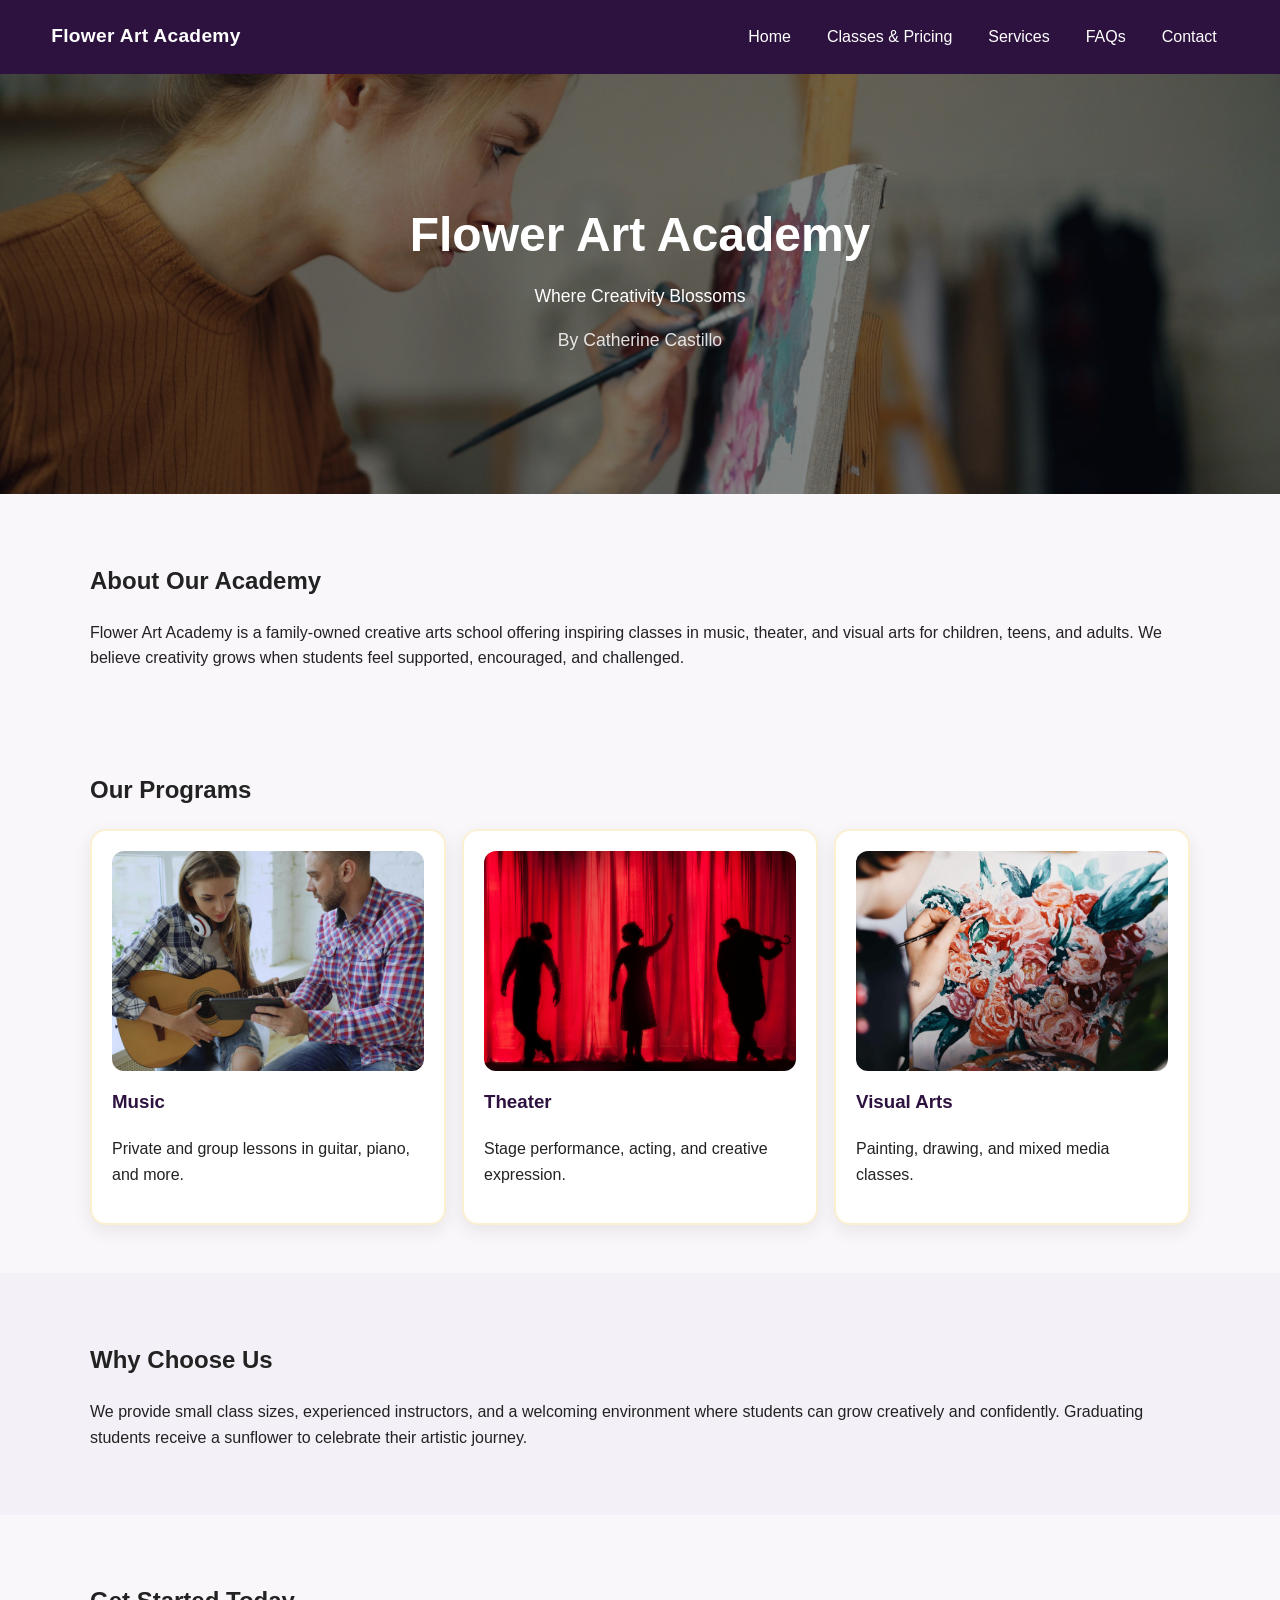
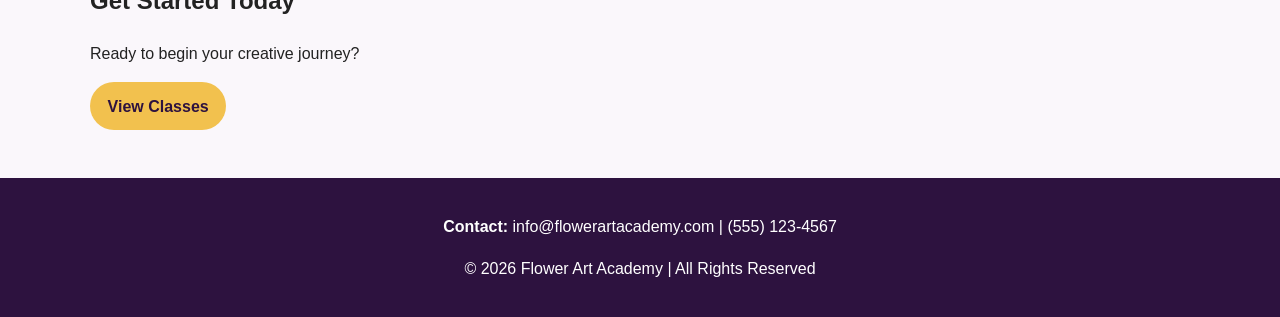
<file: index.html>
<!DOCTYPE html>
<html lang="en">
<head>
  <meta charset="UTF-8">
  <meta name="viewport" content="width=device-width, initial-scale=1.0">
  <title>Flower Art Academy | Home</title>
  <link href="stylesheets/styles.css" rel="stylesheet">
</head>

<body>
<header class="site-header">
  <a class="brand-link" href="index.html">Flower Art Academy</a>

  <nav class="site-nav" aria-label="Main navigation">
    <ul class="nav-list">
      <li><a class="nav-link" href="index.html">Home</a></li>
      <li><a class="nav-link" href="classes.html">Classes &amp; Pricing</a></li>
      <li><a class="nav-link" href="services.html">Services</a></li>
      <li><a class="nav-link" href="faq.html">FAQs</a></li>
      <li><a class="nav-link" href="contact.html">Contact</a></li>
    </ul>
  </nav>
</header>

  <main>
    <section class="hero">
      <div class="hero-text">
        <h1>Flower Art Academy</h1>
        <p>Where Creativity Blossoms</p>
        <p class="byline">By Catherine Castillo</p>
      </div>
    </section>

<section class="about section">
  <div class="container">
    <h2>About Our Academy</h2>
    <p>
      Flower Art Academy is a family-owned creative arts school offering inspiring classes in music, theater, and visual arts for children, teens, and adults.
      We believe creativity grows when students feel supported, encouraged, and challenged.
    </p>
  </div>
</section>

<section class="programs section">
  <div class="container">
    <h2>Our Programs</h2>

<div class="card-grid">
  <article class="card">
    <img src="images/music-guitar-lesson.jpg" alt="Student learning guitar">
    <h3>Music</h3>
    <p>Private and group lessons in guitar, piano, and more.</p>
  </article>

  <article class="card">
    <img src="images/theater-silhouette.jpg" alt="Silhouette of actors performing on stage">
    <h3>Theater</h3>
    <p>Stage performance, acting, and creative expression.</p>
  </article>

  <article class="card">
    <img src="images/art-floral-painting.jpg" alt="Student painting a colorful floral artwork on canvas">
    <h3>Visual Arts</h3>
    <p>Painting, drawing, and mixed media classes.</p>
  </article>
</div>
</div>
</section>

<section class="why section">
  <div class="container">
    <h2>Why Choose Us</h2>
    <p>
     We provide small class sizes, experienced instructors, and a welcoming environment where students can grow creatively and confidently. 
     Graduating students receive a sunflower to celebrate their artistic journey.
    </p>
  </div>
</section>

<section class="section cta">
  <div class="container">
    <h2>Get Started Today</h2>
    <p>Ready to begin your creative journey?</p>
    <a href="classes.html" class="btn">View Classes</a>
  </div>
</section>
  </main>

<footer class="site-footer">
  <div class="container">
    <p><strong>Contact:</strong> info@flowerartacademy.com | (555) 123-4567</p>
    <p>&copy; 2026 Flower Art Academy | All Rights Reserved</p>
  </div>
</footer>

</body>
</html>
</file>
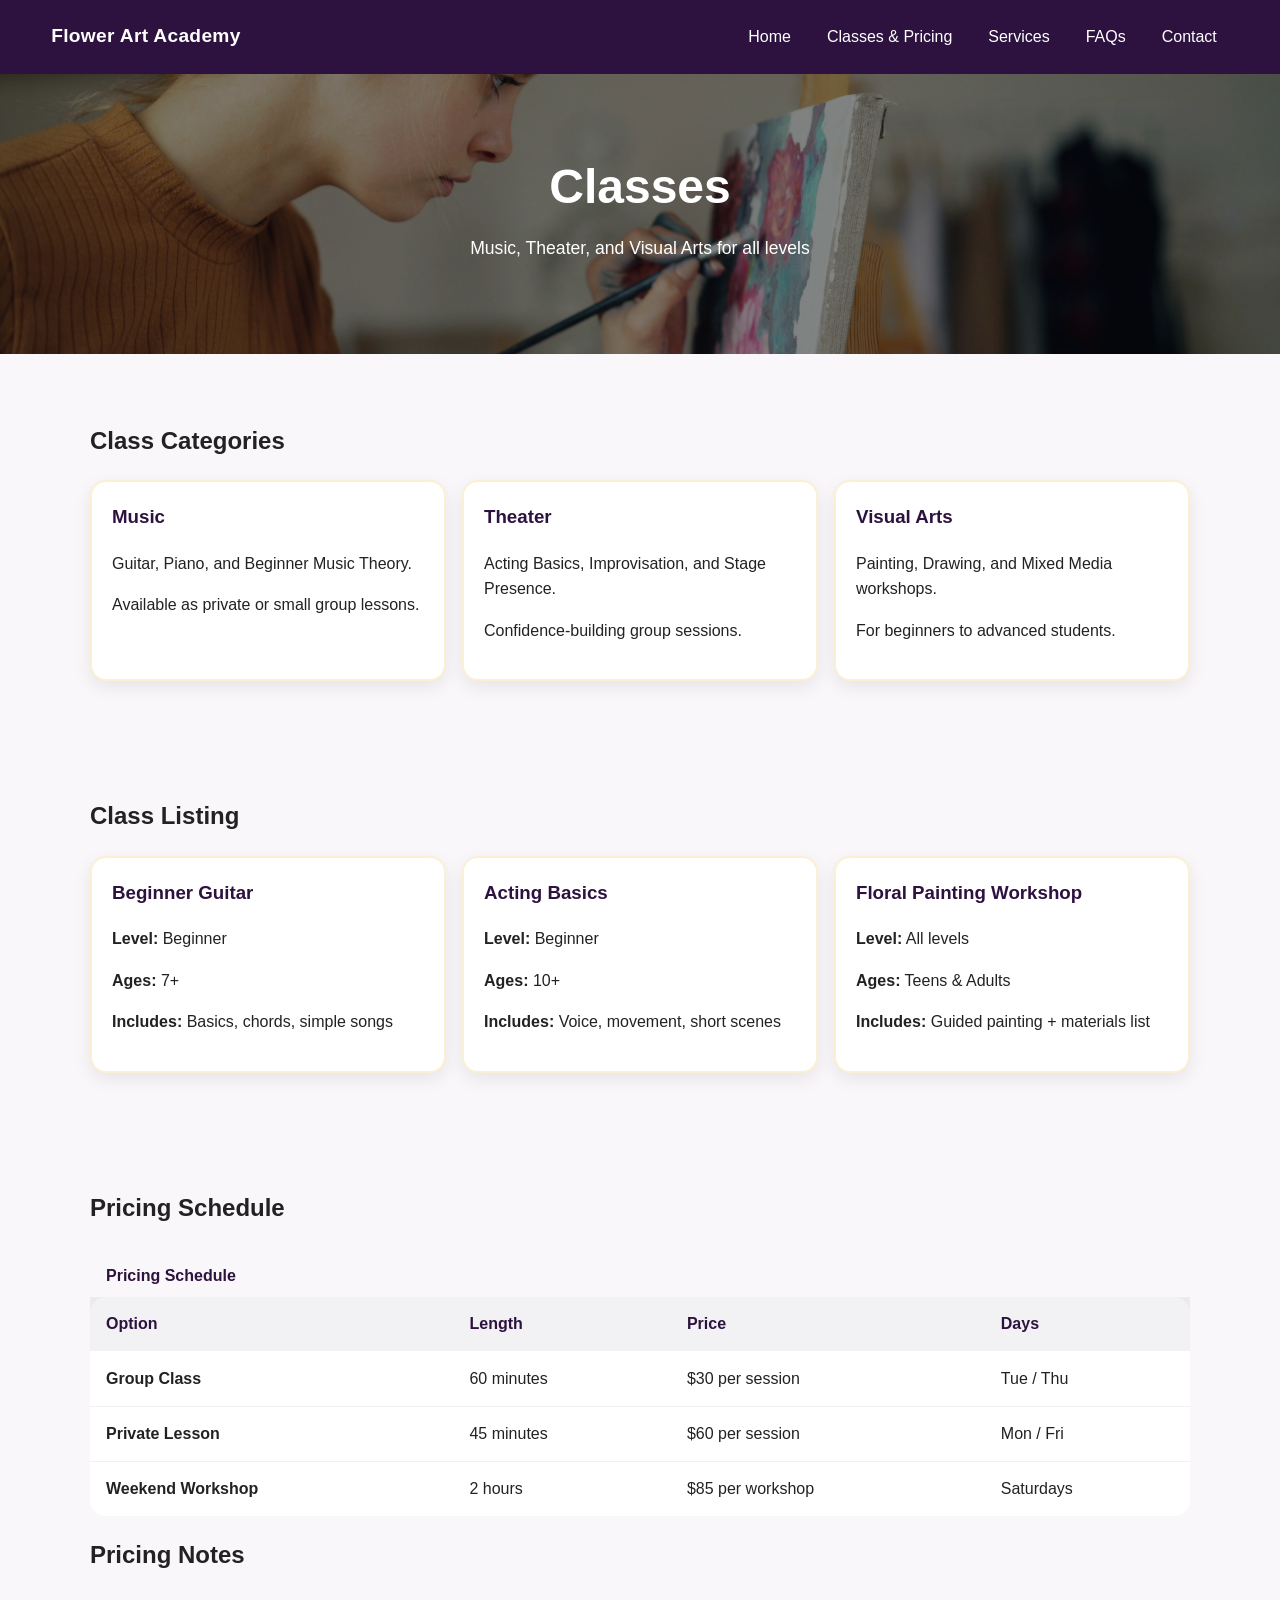
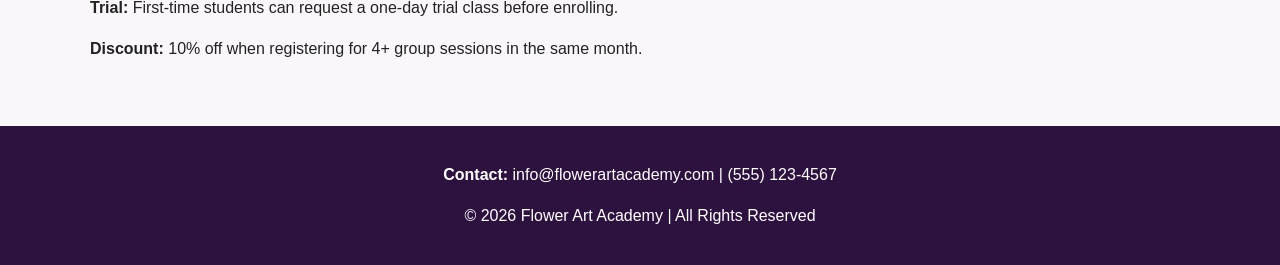
<file: classes.html>
<!DOCTYPE html>
<html lang="en">
<head>
  <meta charset="UTF-8" />
  <meta name="viewport" content="width=device-width, initial-scale=1.0" />
  <title>Flower Art Academy | Classes</title>
  <link href="stylesheets/styles.css" rel="stylesheet" />
</head>

<body>
  <header class="site-header">
    <a class="brand-link" href="index.html">Flower Art Academy</a>

<nav class="site-nav" aria-label="Main navigation">
  <ul class="nav-list">
    <li><a class="nav-link" href="index.html">Home</a></li>
    <li><a class="nav-link" href="classes.html">Classes &amp; Pricing</a></li>
    <li><a class="nav-link" href="services.html">Services</a></li>
    <li><a class="nav-link" href="faq.html">FAQs</a></li>
    <li><a class="nav-link" href="contact.html">Contact</a></li>
  </ul>
</nav>
  </header>

  <main>
    <section class="hero hero-small hero-classes">
      <div class="hero-text">
        <h1>Classes</h1>
        <p>Music, Theater, and Visual Arts for all levels</p>
      </div>
    </section>

    <section class="section">
      <div class="container">
        <h2>Class Categories</h2>

      <div class="card-grid">
         <article class="card">
            <h3>Music</h3>
            <p>Guitar, Piano, and Beginner Music Theory.</p>
            <p>Available as private or small group lessons.</p>
          </article>

          <article class="card">
            <h3>Theater</h3>
            <p>Acting Basics, Improvisation, and Stage Presence.</p>
            <p>Confidence-building group sessions.</p>
          </article>

          <article class="card">
            <h3>Visual Arts</h3>
            <p>Painting, Drawing, and Mixed Media workshops.</p>
            <p>For beginners to advanced students.</p>
          </article>
        </div>
      </div>
    </section>

  <section class="section">
    <div class="container">
        <h2>Class Listing</h2>

      <div class="card-grid">
          <article class="card">
            <h3>Beginner Guitar</h3>
            <p><strong>Level:</strong> Beginner</p>
            <p><strong>Ages:</strong> 7+</p>
            <p><strong>Includes:</strong> Basics, chords, simple songs</p>
          </article>

          <article class="card">
            <h3>Acting Basics</h3>
            <p><strong>Level:</strong> Beginner</p>
            <p><strong>Ages:</strong> 10+</p>
            <p><strong>Includes:</strong> Voice, movement, short scenes</p>
          </article>

          <article class="card">
            <h3>Floral Painting Workshop</h3>
            <p><strong>Level:</strong> All levels</p>
            <p><strong>Ages:</strong> Teens &amp; Adults</p>
            <p><strong>Includes:</strong> Guided painting + materials list</p>
          </article>
        </div>
      </div>
    </section>
    <section class="section">
      <div class="container">
        <h2>Pricing Schedule</h2>

    <div class="table-wrap">
          <table class="pricing-table">
            <caption>Pricing Schedule</caption>
            <thead>
              <tr>
               <th scope="col">Option</th>
               <th scope="col">Length</th>
               <th scope="col">Price</th>
               <th scope="col">Days</th>
              </tr>
            </thead>
            <tbody>
              <tr>
                <th scope="row">Group Class</th>
                <td>60 minutes</td>
                <td>$30 per session</td>
                <td>Tue / Thu</td>
              </tr>
              <tr>
               <th scope="row">Private Lesson</th>
               <td>45 minutes</td>
               <td>$60 per session</td>
               <td>Mon / Fri</td>
              </tr>
              <tr>
                <th scope="row">Weekend Workshop</th>
                <td>2 hours</td>
                <td>$85 per workshop</td>
                <td>Saturdays</td>
              </tr>
            </tbody>
          </table>
      </div>

  <h2>Pricing Notes</h2>
   <p><strong>Trial:</strong> First-time students can request a one-day trial class before enrolling.</p>
   <p><strong>Discount:</strong> 10% off when registering for 4+ group sessions in the same month.</p>
      </div>
    </section>
  </main>

  <footer class="site-footer">
    <div class="container">
      <p><strong>Contact:</strong> info@flowerartacademy.com | (555) 123-4567</p>
      <p>&copy; 2026 Flower Art Academy | All Rights Reserved</p>
    </div>
  </footer>
</body>
</html>
</file>
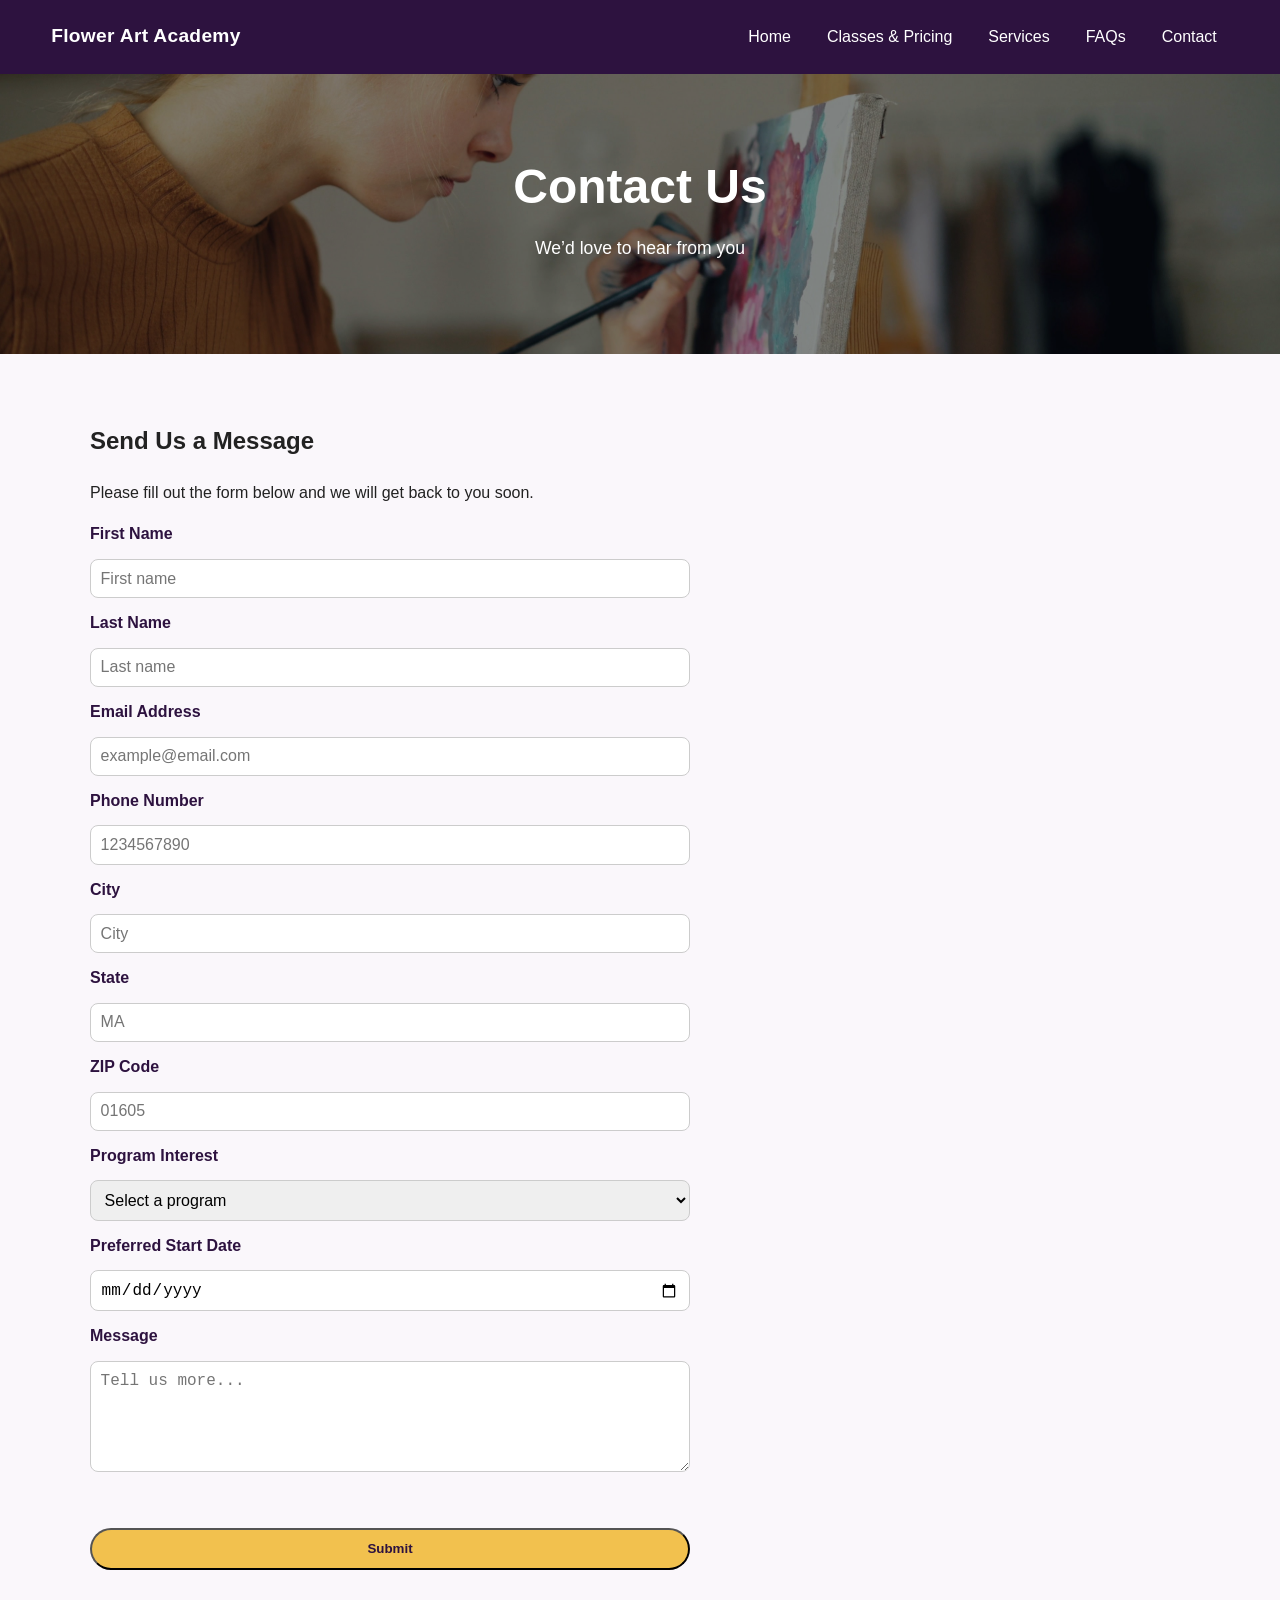
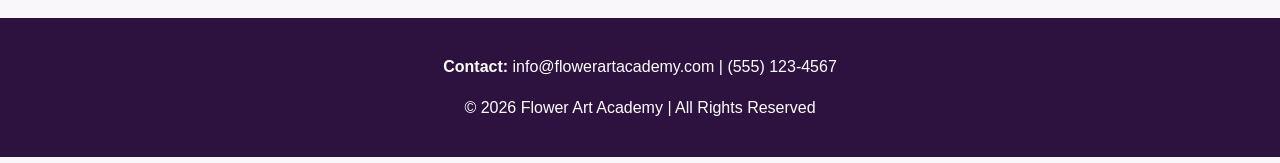
<file: contact.html>
<!DOCTYPE html>
<html lang="en">
<head>
  <meta charset="UTF-8">
  <meta name="viewport" content="width=device-width, initial-scale=1.0">
  <title>Flower Art Academy | Contact</title>
  <link href="stylesheets/styles.css" rel="stylesheet">
</head>

<body>

<header class="site-header">
  <a class="brand-link" href="index.html">Flower Art Academy</a>

  <nav class="site-nav" aria-label="Main navigation">
    <ul class="nav-list">
      <li><a class="nav-link" href="index.html">Home</a></li>
      <li><a class="nav-link" href="classes.html">Classes &amp; Pricing</a></li>
      <li><a class="nav-link" href="services.html">Services</a></li>
      <li><a class="nav-link" href="faq.html">FAQs</a></li>
      <li><a class="nav-link" href="contact.html">Contact</a></li>
    </ul>
  </nav>
</header>

<main>
  <section class="hero hero-small">
    <div class="hero-text">
      <h1>Contact Us</h1>
      <p>We’d love to hear from you</p>
    </div>
  </section>

  <section class="section">
    <div class="container">
      <h2>Send Us a Message</h2>
      <p>Please fill out the form below and we will get back to you soon.</p>

      <form id="contactForm" class="contact-form" action="#" method="post" novalidate>
        <label for="firstName">First Name</label>
        <input type="text" id="firstName" name="firstName" required placeholder="First name">

        <label for="lastName">Last Name</label>
        <input type="text" id="lastName" name="lastName" required placeholder="Last name">

        <label for="email">Email Address</label>
        <input type="email" id="email" name="email" required placeholder="example@email.com">

        <label for="phone">Phone Number</label>
        <input type="tel" id="phone" name="phone" placeholder="1234567890">

        <label for="city">City</label>
        <input type="text" id="city" name="city" required placeholder="City">

        <label for="state">State</label>
        <input type="text" id="state" name="state" maxlength="2" placeholder="MA">

        <label for="zip">ZIP Code</label>
        <input type="text" id="zip" name="zip" required placeholder="01605">

        <label for="interest">Program Interest</label>
        <select id="interest" name="interest" required>
          <option value="">Select a program</option>
          <option value="music">Music</option>
          <option value="theater">Theater</option>
          <option value="visual-arts">Visual Arts</option>
        </select>

        <label for="date">Preferred Start Date</label>
        <input type="date" id="date" name="date">

        <label for="message">Message</label>
        <textarea id="message" name="message" rows="5" required placeholder="Tell us more..."></textarea>

        <p id="formError" class="form-message"></p>

        <button type="submit" class="btn">Submit</button>
      </form>
    </div>
  </section>
</main>

<footer class="site-footer">
  <div class="container">
    <p><strong>Contact:</strong> info@flowerartacademy.com | (555) 123-4567</p>
    <p>&copy; 2026 Flower Art Academy | All Rights Reserved</p>
  </div>
</footer>

<script src="scripts/contact.js"></script>
</body>
</html>
</file>
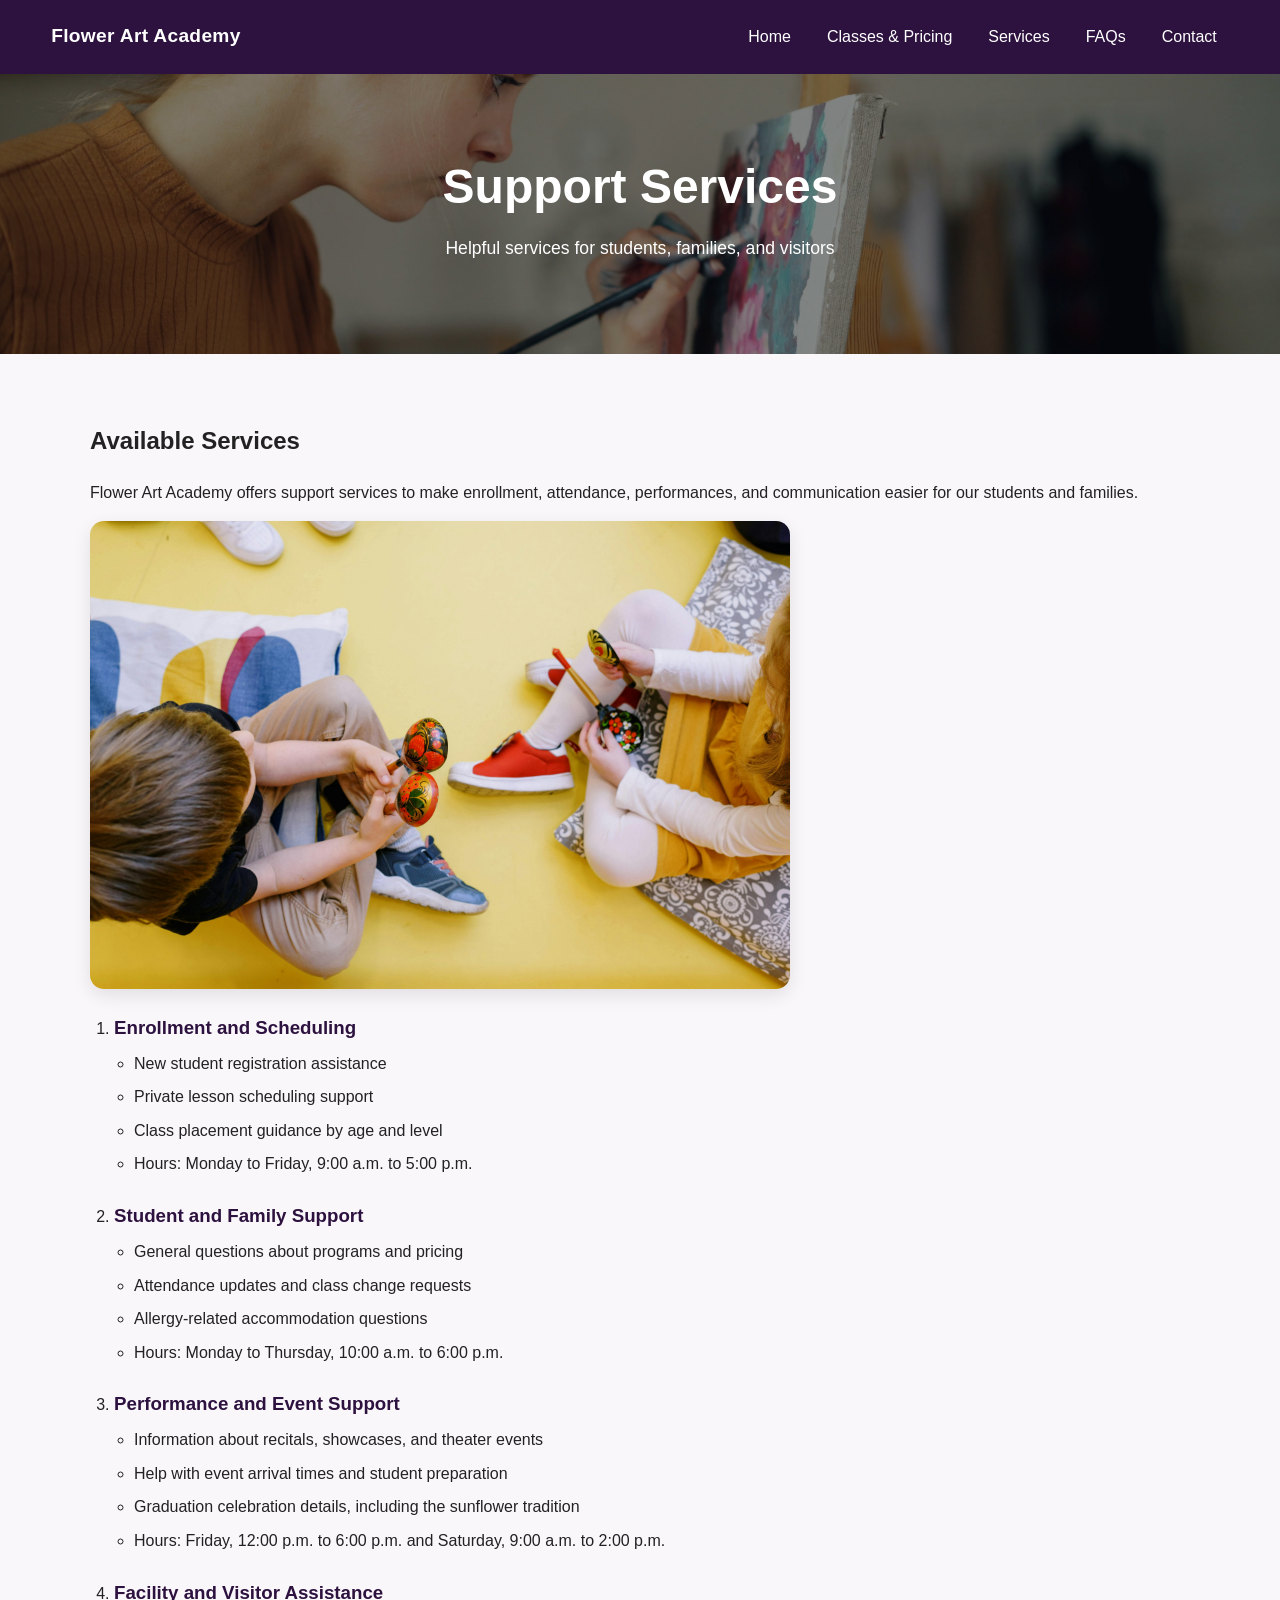
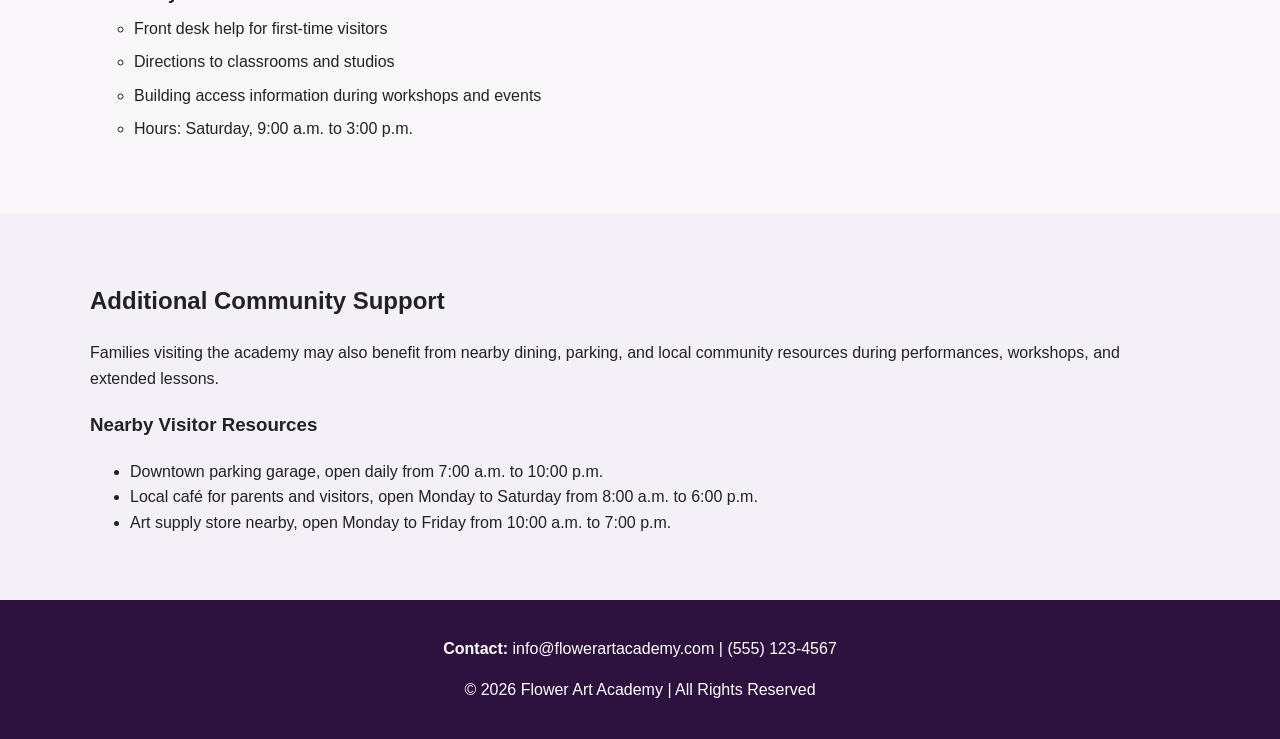
<file: services.html>
<!DOCTYPE html>
<html lang="en">
<head>
  <meta charset="UTF-8">
  <meta name="viewport" content="width=device-width, initial-scale=1.0">
  <title>Flower Art Academy | Services</title>
  <link href="stylesheets/styles.css" rel="stylesheet">
</head>

<body>
<header class="site-header">
  <a class="brand-link" href="index.html">Flower Art Academy</a>

  <nav class="site-nav" aria-label="Main navigation">
    <ul class="nav-list">
      <li><a class="nav-link" href="index.html">Home</a></li>
      <li><a class="nav-link" href="classes.html">Classes &amp; Pricing</a></li>
      <li><a class="nav-link" href="services.html">Services</a></li>
      <li><a class="nav-link" href="faq.html">FAQs</a></li>
      <li><a class="nav-link" href="contact.html">Contact</a></li>
    </ul>
  </nav>
</header>

<main>
  <section class="hero hero-small">
    <div class="hero-text">
      <h1>Support Services</h1>
      <p>Helpful services for students, families, and visitors</p>
    </div>
  </section>

  <section class="section">
    <div class="container">
      <h2>Available Services</h2>
      <p>
        Flower Art Academy offers support services to make enrollment, attendance,
        performances, and communication easier for our students and families.
      </p>

      <img class="feature-image" src="images/servicespage.jpg" alt="Students working together in an art class">

      <ol class="services-list">
        <li>
          <h3>Enrollment and Scheduling</h3>
          <ul>
            <li>New student registration assistance</li>
            <li>Private lesson scheduling support</li>
            <li>Class placement guidance by age and level</li>
            <li>Hours: Monday to Friday, 9:00 a.m. to 5:00 p.m.</li>
          </ul>
        </li>

        <li>
          <h3>Student and Family Support</h3>
          <ul>
            <li>General questions about programs and pricing</li>
            <li>Attendance updates and class change requests</li>
            <li>Allergy-related accommodation questions</li>
            <li>Hours: Monday to Thursday, 10:00 a.m. to 6:00 p.m.</li>
          </ul>
        </li>

        <li>
          <h3>Performance and Event Support</h3>
          <ul>
            <li>Information about recitals, showcases, and theater events</li>
            <li>Help with event arrival times and student preparation</li>
            <li>Graduation celebration details, including the sunflower tradition</li>
            <li>Hours: Friday, 12:00 p.m. to 6:00 p.m. and Saturday, 9:00 a.m. to 2:00 p.m.</li>
          </ul>
        </li>

        <li>
          <h3>Facility and Visitor Assistance</h3>
          <ul>
            <li>Front desk help for first-time visitors</li>
            <li>Directions to classrooms and studios</li>
            <li>Building access information during workshops and events</li>
            <li>Hours: Saturday, 9:00 a.m. to 3:00 p.m.</li>
          </ul>
        </li>
      </ol>
    </div>
  </section>

  <section class="section why">
    <div class="container">
      <h2>Additional Community Support</h2>
      <p>
        Families visiting the academy may also benefit from nearby dining, parking,
        and local community resources during performances, workshops, and extended lessons.
      </p>
<h3>Nearby Visitor Resources</h3>
<ul>
  <li>Downtown parking garage, open daily from 7:00 a.m. to 10:00 p.m.</li>
  <li>Local café for parents and visitors, open Monday to Saturday from 8:00 a.m. to 6:00 p.m.</li>
  <li>Art supply store nearby, open Monday to Friday from 10:00 a.m. to 7:00 p.m.</li>
</ul>
    </div>
  </section>
</main>

<footer class="site-footer">
  <div class="container">
    <p><strong>Contact:</strong> info@flowerartacademy.com | (555) 123-4567</p>
    <p>&copy; 2026 Flower Art Academy | All Rights Reserved</p>
  </div>
</footer>
</body>
</html>
</file>
<file: stylesheets/styles.css>
/* Base Styles*/
* { box-sizing: border-box;}

body { margin: 0;
  font-family: Arial, Helvetica, sans-serif;
  line-height: 1.6;
  color: #222;
  background-color: #faf7fb; }

img { max-width: 100%;
  height: auto;
  display: block; }

a { text-decoration: none;
  color: inherit; }

/* Layout */
.container { width: min(1100px, 92%);
  margin: 0 auto; }

.section { padding: 3rem 0; }

.why { background-color: #f4f0f7;}

.programs { padding-top: 1rem; }

/* Header and Navigation */
.site-header { display: flex;
  align-items: center;
  justify-content: space-between;
  gap: 1rem;
  padding: 1rem 4%;
  background-color: #2d123f;
  color: #fff; }

.brand-link { font-size: 1.2rem;
  font-weight: 700;
  letter-spacing: 0.3px; }

.nav-list { list-style: none;
  display: flex;
  gap: 0.75rem;
  padding: 0;
  margin: 0; }

.nav-link { display: inline-block;
  padding: 0.5rem 0.75rem;
  border-radius: 999px;
  color: #fff;
  transition: background 0.2s ease; }

.nav-link:hover,
.nav-link:focus { background-color: rgba(242, 193, 78, 0.22); }

/* Hero Section */
.hero { position: relative;
  min-height: 420px;
  display: flex;
  align-items: center;
  justify-content: center;
  text-align: center;

  background: url("../images/hero-flower-painting.jpg") 70% center/cover no-repeat; }

.hero::before { content: "";
  position: absolute;
  inset: 0;
  background: rgba(0, 0, 0, 0.45); }

.hero-text { position: relative;
  color: #fff;
  width: min(800px, 92%);
  padding: 2rem 1rem; }

.hero-text h1 { margin: 0 0 0.5rem;
  font-size: clamp(2rem, 4vw, 3rem); }

.hero-text p { margin: 0 0 1rem;
  font-size: 1.1rem; }

.byline { margin-top: 0.5rem;
  font-size: 0.95rem;
  font-weight: 500;
  opacity: 0.85; }

/* Subpages */
.hero-small { min-height: 280px; }

.hero-classes { background-position: 70% center; }

/* Cards */
.card-grid { display: flex;
  gap: 1rem;
  flex-wrap: wrap;
  margin-top: 1.25rem; }

.card-grid .card { flex: 1 1 300px;}

.card { background: #fff;
  border-radius: 16px;
  padding: 1.25rem;
  border: 2px solid rgba(242, 193, 78, 0.25);
  box-shadow: 0 6px 18px rgba(0, 0, 0, 0.08); }

.card img { width: 100%;
  height: 220px;
  object-fit: cover;
  border-radius: 12px;
  margin-bottom: 1rem; }

.card h3 { margin-top: 0;
  color: #2d123f; }

/* Pricing Table */
.table-wrap { overflow-x: auto;
  margin-top: 1rem; }

.pricing-table { width: 100%;
  border-collapse: collapse;
  background: #fff;
  border-radius: 16px;
  overflow: hidden; }

.pricing-table caption { text-align: left;
  font-weight: 700;
  padding: 1rem 1rem 0.5rem;
  color: #2d123f; }

.pricing-table th,
.pricing-table td { padding: 0.9rem 1rem;
  text-align: left;
  border: none; }

.pricing-table thead th { background: rgba(45, 18, 63, 0.06);
  color: #2d123f; }

.pricing-table tbody tr + tr { border-top: 1px solid rgba(0, 0, 0, 0.06); }

/* Button */
.btn { display: inline-block;
  background-color: #f2c14e;
  color: #2d123f;
  font-weight: 700;
  padding: 0.7rem 1.1rem;
  border-radius: 999px;
  transition: all 0.25s ease; }

.btn:hover,
.btn:focus { background-color: #e0b03c;
  transform: translateY(-2px);
  box-shadow: 0 8px 16px rgba(0, 0, 0, 0.15); }

/* Footer */
.site-footer { text-align: center;
  padding: 1.25rem 4%;
  background-color: #2d123f;
  color: #fff; }

/* Responsive Design */
@media (max-width: 900px) {
  .card-grid .card { flex: 1 1 340px; } }

@media (max-width: 600px) {
  .site-header { flex-direction: column; align-items: flex-start; }
  .nav-list { flex-wrap: wrap; }
  .card-grid .card { flex: 1 1 100%; }
  .hero { min-height: 360px; }
}
/* Contact Form */
.contact-form { display: flex;
  flex-direction: column;
  gap: 0.75rem;
  max-width: 600px;
  margin-top: 1rem; }

.contact-form label { font-weight: 600; color: #2d123f; }

.contact-form input,
.contact-form select,
.contact-form textarea { padding: 0.6rem;
  border-radius: 8px;
  border: 1px solid #ccc;
  font-size: 1rem; }

.contact-form input:focus,
.contact-form select:focus,
.contact-form textarea:focus { outline: none;
  border-color: #f2c14e;
  box-shadow: 0 0 0 2px rgba(242, 193, 78, 0.3); }

  .form-message {
  min-height: 1.25rem;
  margin: 0.25rem 0 0.5rem;
  font-weight: 700;
  color: #b00020;
}

/* Services Page */
.services-list { margin-top: 1.5rem;
  padding-left: 1.5rem; }

.services-list li { margin-bottom: 1.5rem; }

.services-list h3 { margin-bottom: 0.5rem;
  color: #2d123f; }

.services-list ul { margin-top: 0.5rem;
  padding-left: 1.25rem; }

.services-list ul li { margin-bottom: 0.5rem; }

.feature-image { max-width: 700px;
  width: 100%;
  border-radius: 14px;
  margin: 1rem 0 1.5rem;
  box-shadow: 0 6px 18px rgba(0, 0, 0, 0.1); }

.feature-image.small { max-width: 420px; }
</file>
